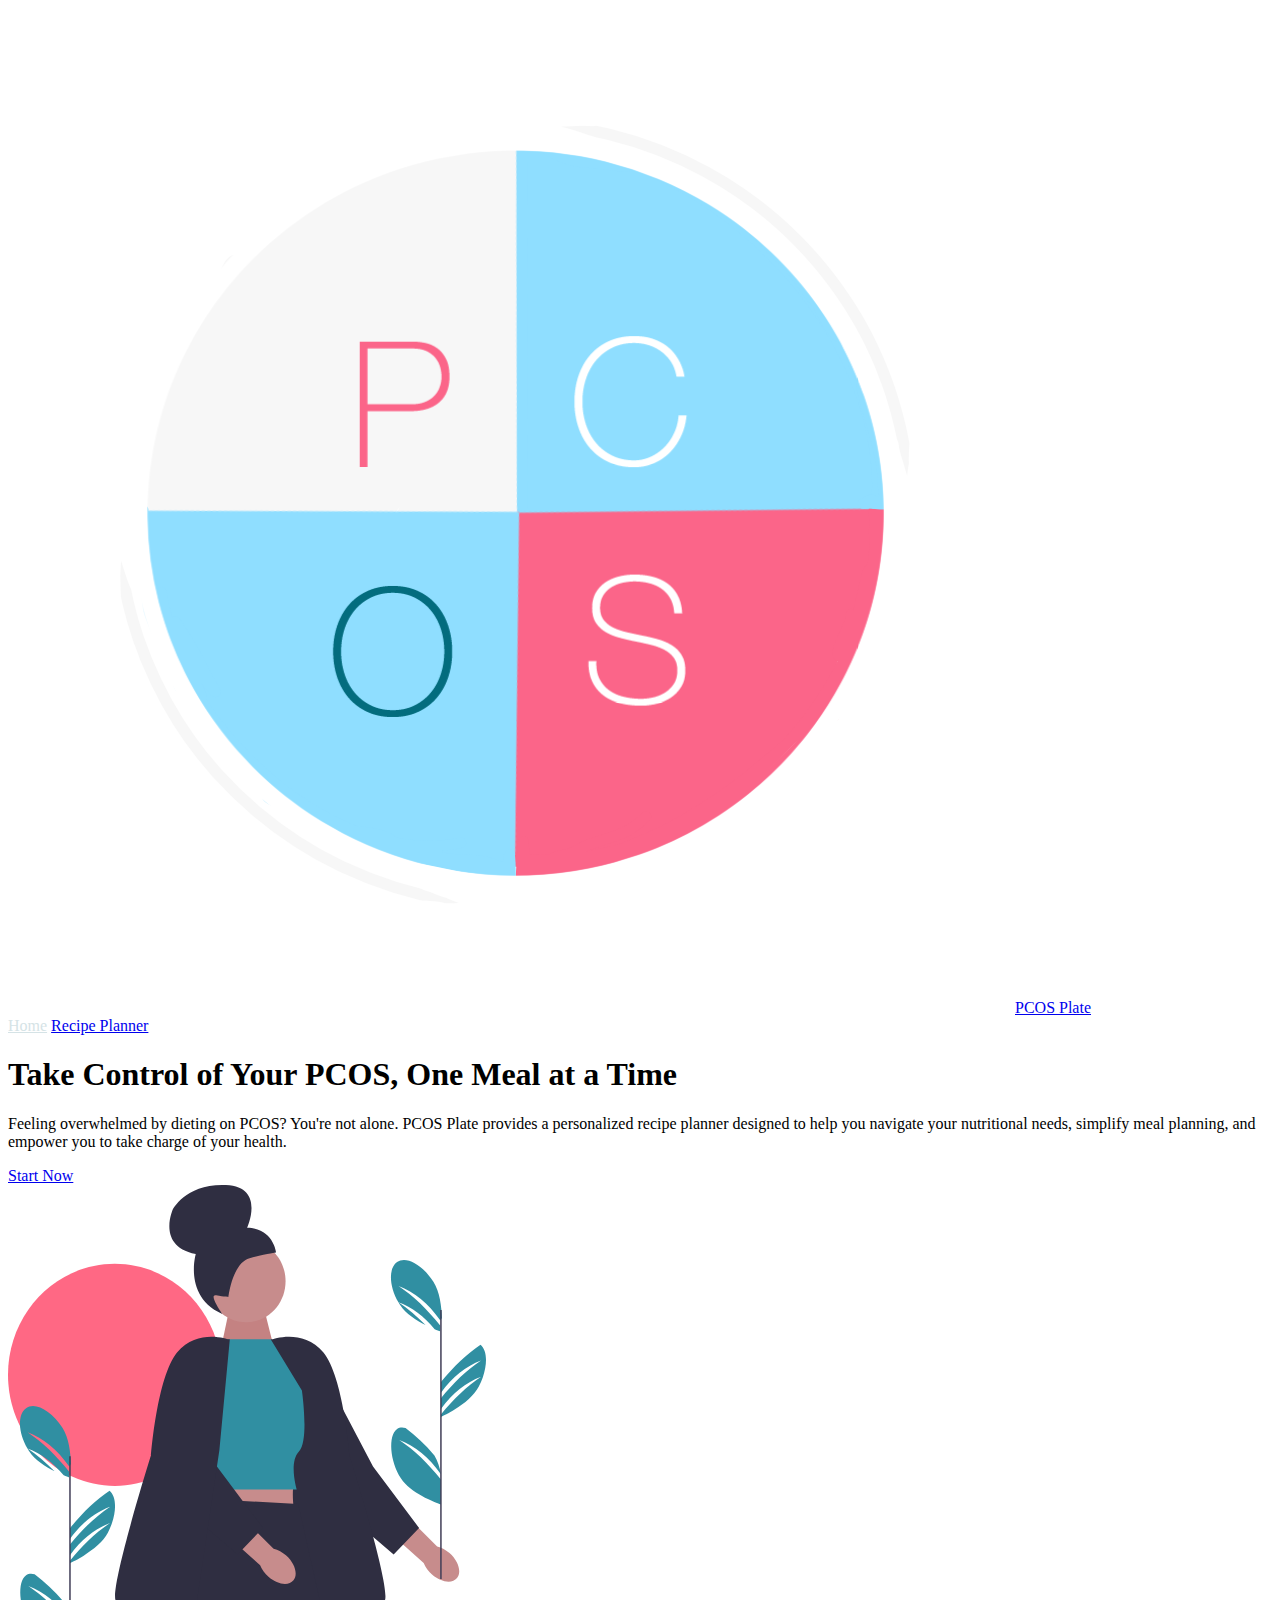
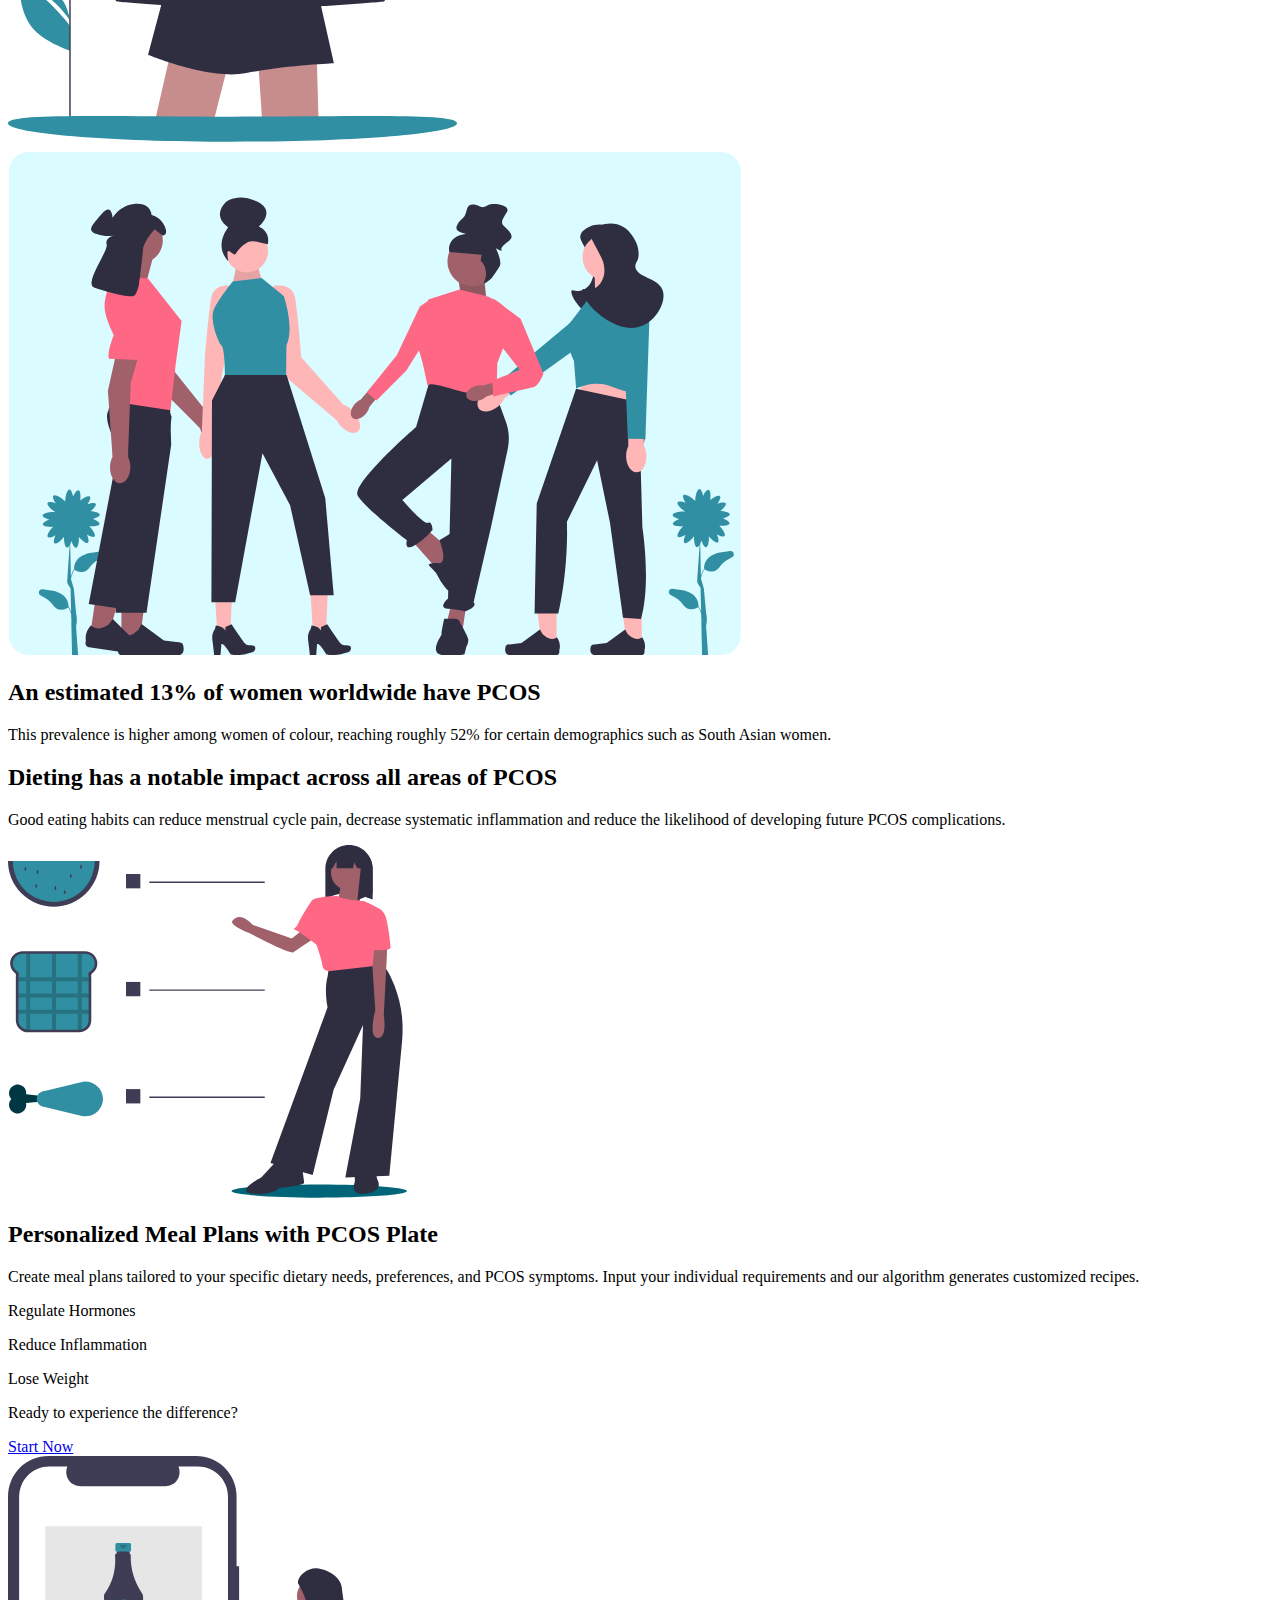
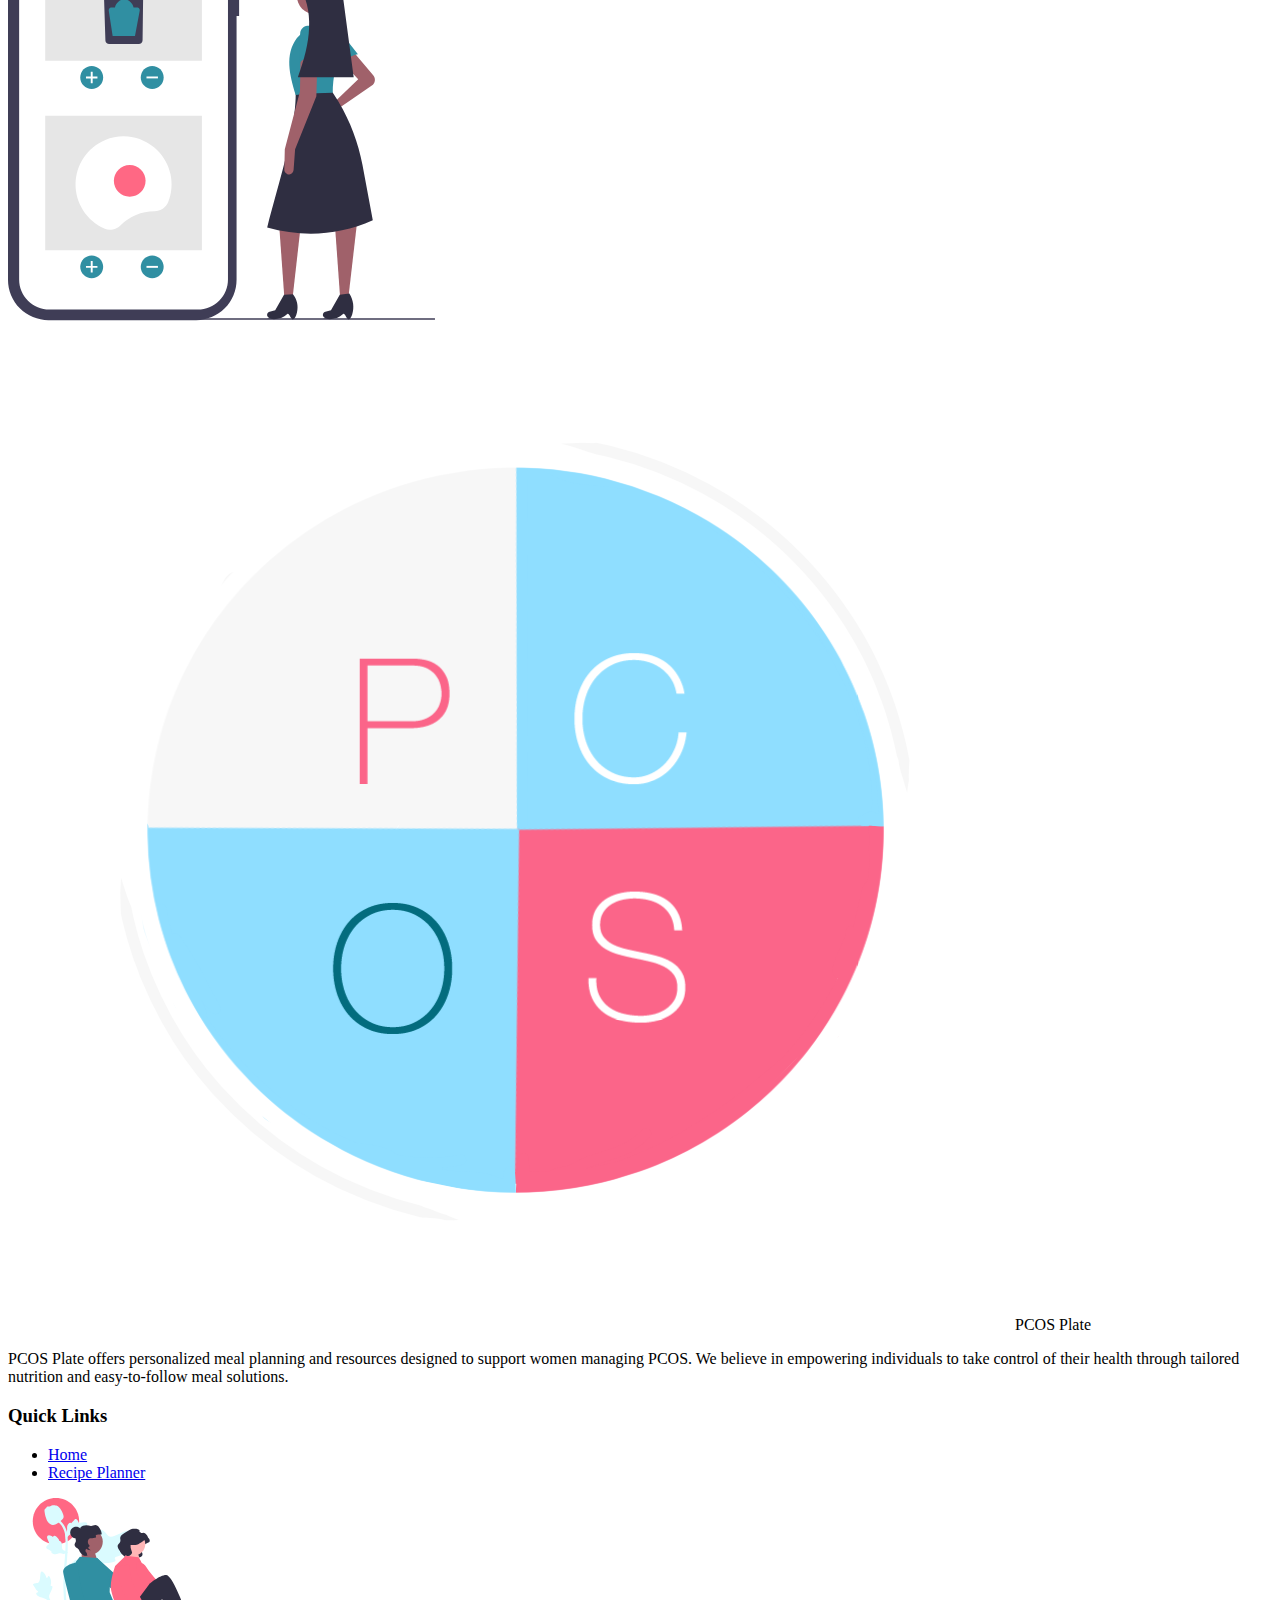
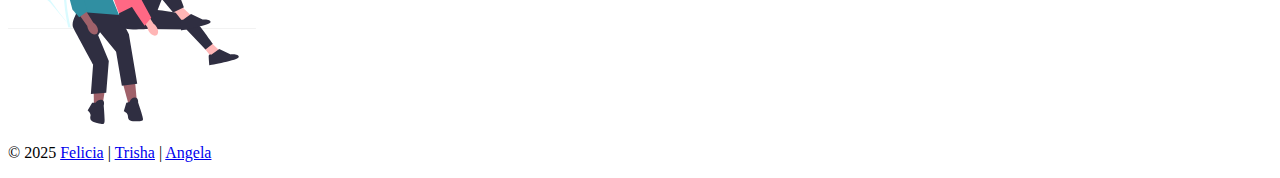
<file: index.html>
<!DOCTYPE html>
<html lang="en">
<head>
<link rel="stylesheet" href="styles.css>
    <link rel="icon" type="image/x-icon" href="images/logo.png">
    <link href="https://fonts.googleapis.com/css2?family=Montserrat:wght@500;600;700;800&display=swap" rel="stylesheet">
    <link href="https://fonts.googleapis.com/css2?family=Open+Sans:wght@300;400;600&display=swap" rel="stylesheet">
    <meta charset="UTF-8">
    <meta name="viewport" content="width=device-width, initial-scale=1.0">
    <title>PCOS Plate - Take Control of Your PCOS</title>
</head>
<body>
    <header>
        <div class="logo-container">
            <img src="images/logo.png" alt="PCOS Plate Logo">
            <a href="index.html" class="site-title">PCOS Plate</a>
        </div>
        <nav class="navigation">
            <a style="color: #d5e3e6" href="index.html">Home</a>
            <a href="PCOS_form(4).html">Recipe Planner</a>
        </nav>
    </header>

    <!-- First Section -->
    <section class="main-content">
        <div class="content-left">
            <h1 class="main-heading">Take Control of Your PCOS, One Meal at a Time</h1>
            <p class="description">
                Feeling overwhelmed by dieting on PCOS? You're not alone.
                PCOS Plate provides a personalized recipe planner designed
                to help you navigate your nutritional needs, simplify meal
                planning, and empower you to take charge of your health.
            </p>
            <a href="PCOS_form(4).html" class="cta-button">Start Now</a>
        </div>
        <div>
            <img src="images/main1.svg" alt="PCOS Plate Illustration">
        </div>
    </section>


    <section class="stats-section">
        <div class="stats-container">
            <div class="stats-image">
                <img src="images/womentgt.svg" alt="Women supporting each other illustration">
            </div>
            <div class="stats-content">
                <h2 class="stats-heading">An estimated 13% of women worldwide have PCOS</h2>
                <p class="stats-description">
                    This prevalence is higher among women of colour,
                    reaching roughly 52% for certain demographics
                    such as South Asian women.
                </p>
            </div>
        </div>
    </section>
    
    <!-- PCOS Diet Impact Section -->
    <section class="diet-impact-section">
        <div class="diet-container">
            <div class="diet-content">
                <h2 class="diet-heading">Dieting has a notable impact across all areas of PCOS</h2>
                <p class="diet-description">
                    Good eating habits can reduce menstrual cycle pain,
                    decrease systematic inflammation and reduce the
                    likelihood of developing future PCOS complications.
                </p>
            </div>
            <div class="diet-illustration">
                <img src="images/diet-illustration.svg" alt="Woman presenting healthy food options">
            </div>
        </div>
    </section>

    <section class="meal-plans-section">
        <div class="meal-plans-container">
            <div class="meal-plans-content">
                <h2 class="meal-plans-heading">Personalized Meal Plans with <span class="highlight">PCOS Plate</span></h2>
                <p class="meal-plans-description">
                    Create meal plans tailored to your specific dietary needs,
                    preferences, and PCOS symptoms. Input your individual
                    requirements and our algorithm generates customized
                    recipes.
                </p>
                
                <div class="benefits-container">
                    <div class="benefit-box">
                        <p>Regulate Hormones</p>
                    </div>
                    <div class="benefit-box">
                        <p>Reduce Inflammation</p>
                    </div>
                    <div class="benefit-box">
                        <p>Lose Weight</p>
                    </div>
                </div>
                
                <p class="ready-text">Ready to experience the difference?</p>
                
                <a href="PCOS_form(4).html" class="start-now-button">Start Now</a>
            </div>
            
            <div class="meal-plans-illustration">
                <img src="images/phonewoman.svg" alt="Woman with mobile app illustration">
            </div>
        </div>
    </section>

<!-- Footer Section -->
<footer class="footer">
    <div class="footer-container">
        <div class="footer-info">
            <div class="footer-logo">
                <img src="images/logo.png" alt="PCOS Plate Logo">
                <span class="site-title">PCOS Plate</span>
            </div>
            <p class="footer-description">
                PCOS Plate offers personalized meal planning and
                resources designed to support women managing
                PCOS. We believe in empowering individuals to take
                control of their health through tailored nutrition and
                easy-to-follow meal solutions.
            </p>
        </div>
        
        <div class="footer-links">
            <h3>Quick Links</h3>
            <ul>
                <li><a href="index.html">Home</a></li>
                <li><a href="PCOS_form(4).html">Recipe Planner</a></li>
            </ul>
        </div>
        
        <div class="footer-illustration">
            <img src="images/footer-illustration.svg" alt="Women with flowers illustration">
        </div>
    </div>
    
    <div class="footer-divider"></div>
    
    <div class="footer-copyright">
        <p>© 2025 
            <a href="https://www.linkedin.com/in/felicia-xie-844510295/" target="_blank">Felicia</a> | 
            <a href="https://www.linkedin.com/in/trishachakrabarty/" target="_blank">Trisha</a> | 
            <a href="https://www.linkedin.com/in/angela-miao-091530270/" target="_blank">Angela</a>
        </p>
        
    </div>
</footer>

  
</body>

</html>
</file>
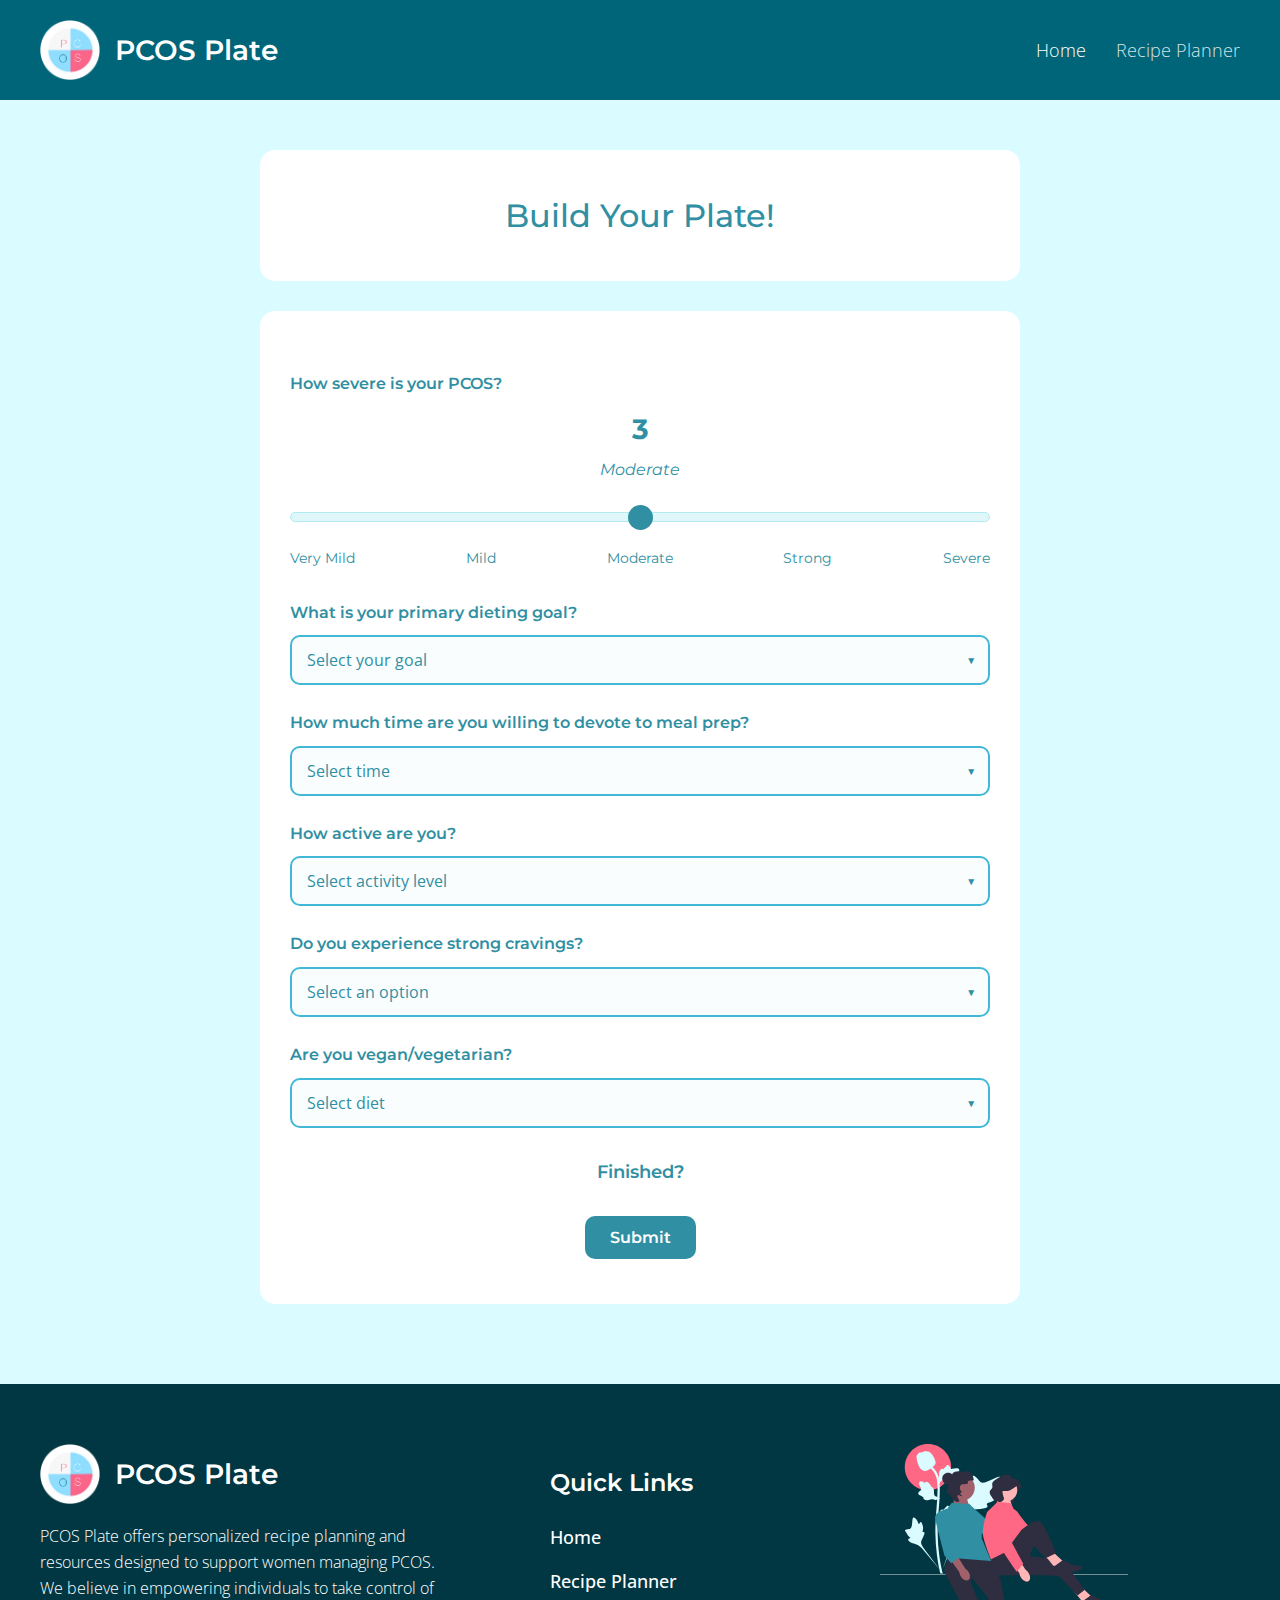
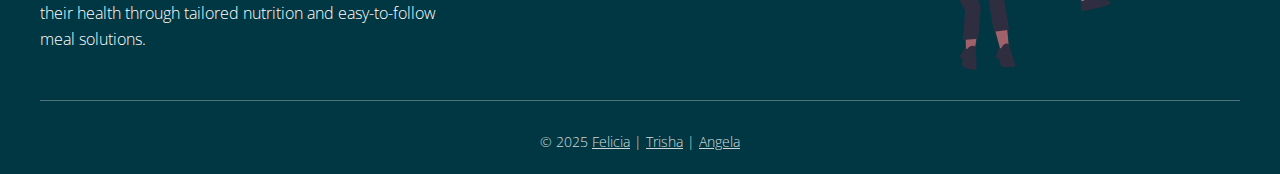
<file: PCOS_form(4).html>
<!DOCTYPE html>
<html lang="en">
<head>
    <link rel="stylesheet" href="mystyle1.css">
    <link rel="icon" type="image/x-icon" href="images/logo.png">
    <meta charset="UTF-8">
    <meta name="viewport" content="width=device-width, initial-scale=1.0">
    <title>PCOS Plate - Find Your Recipes</title>
    <link href="https://fonts.googleapis.com/css2?family=Montserrat:wght@500;600;700;800&display=swap" rel="stylesheet">
    <link href="https://fonts.googleapis.com/css2?family=Open+Sans:wght@300;400;600&display=swap" rel="stylesheet">
       
</head>

<body>
    <!-- Header -->
    <header>
        <div class="logo-container">
            <img src="images/logo.png" alt="PCOS Plate Logo">
            <a href="index.html" class="site-title">PCOS Plate</a>
        </div>
        <nav class="navigation">
            <a href="index.html">Home</a>
            <a style="color: #d5e3e6" href="PCOS_form(4).html">Recipe Planner</a>
        </nav>
    </header>

    <!-- Main Content -->
    <main>
        <div class="header-box">
            <h1>Build Your Plate!</h1>
        </div>

        <div class="form-container">
            <form id="choiceForm">
                <div class="slider-container">
                    <label for="satisfactionSlider">How severe is your PCOS?</label>
                    <div class="slider-value" id="satisfactionValue">3</div>
                    <div class="choice-description" id="satisfactionDescription">Moderate</div>

                    <input type="range" min="1" max="5" value="3" class="slider" id="satisfactionSlider" name="satisfaction">
              
                    <div class="slider-labels">
                        <span>Very Mild</span>
                        <span>Mild</span>
                        <span>Moderate</span>
                        <span>Strong</span>
                        <span>Severe</span>
                    </div>
                </div>
                
                 <!--main food (query)-->
                <div class="form-group">
                    <label for="goal">What is your primary dieting goal?</label>
                    <div class="custom-select">
                        <select id="goal" name="goal">
                            <option value="" selected disabled>Select your goal</option>
                            <option value="salmon|olive oil|avocado">Reduce inflammation</option>
                            <option value="fruits|berries|vegetables|yoghurt">Lose weight</option>
                            <option value="fish|vegetables|legumes">Manage insulin</option>
                        </select>
                    </div>
                </div>
                
                <div class="form-group">
                    <label for="prep">How much time are you willing to devote to meal prep?</label>
                    <div class="custom-select">
                        <select id="prep" name="prep">
                            <option value="" selected disabled>Select time</option>
                            <option value="1hr">1hr per meal</option>
                            <option value="2hr">1 - 2 hours</option>
                            <option value="3hr">2 - 3 hours</option>
                            <option value="4hr">3+ hours</option>
                        </select>
                    </div>
                </div>
                
                 <!--fat (limit)-->
                <div class="form-group">
                    <label for="active">How active are you?</label>
                    <div class="custom-select">
                        <select id="active" name="active">
                            <option value="" selected disabled>Select activity level</option>
                            <option value="9">Rarely active</option>
                            <option value="11">Sometimes active</option>
                            <option value="13">Moderately active</option>
                            <option value="15">Very active</option>
                        </select>
                    </div>
                </div>
                
                 <!--sugar (limit)-->
                <div class="form-group">
                    <label for="cravings">Do you experience strong cravings?</label>
                    <div class="custom-select">
                        <select id="cravings" name="cravings">
                            <option value="" selected disabled>Select an option</option>
                            <option value="5">Yes!</option>
                            <option value="10">No :)</option>
                        </select>
                    </div>
                </div>

                <!--vegan (query)-->
                <div class="form-group">
                    <label for="diet">Are you vegan/vegetarian?</label>
                    <div class="custom-select">
                        <select id="diet" name="diet">
                            <option value="" selected disabled>Select diet</option>
                            <option value="vegan">Vegan</option>
                            <option value="vegetarian">Vegetarian</option>
                            <option value="">Neither</option>
                            
                        </select>
                    </div>
                </div>

                <div class="form-final">
                    <label>Finished?</label>
                </div>
                
                <div class="form-final">
                    <button type="submit">Submit</button>
                </div>
            </form>
        </div>

        <div id="result"></div>
        
        <!-- Add results container that was missing -->
        <div id="results">
            <div id="resultsList"></div>
        </div>
    </main>

    <!-- Footer -->
    <footer class="footer">
        <div class="footer-container">
            <div class="footer-info">
                <div class="footer-logo">
                    <img src="images/logo.png" alt="PCOS Plate Logo">
                    <span class="site-title">PCOS Plate</span>
                </div>
                <p class="footer-description">
                    PCOS Plate offers personalized recipe planning and
                    resources designed to support women managing
                    PCOS. We believe in empowering individuals to take
                    control of their health through tailored nutrition and
                    easy-to-follow meal solutions.
                </p>
            </div>
            
            <div class="footer-links">
                <h3>Quick Links</h3>
                <ul>
                    <li><a href="index.html">Home</a></li>
                    <li><a href="PCOS_form(4).html">Recipe Planner</a></li>
                </ul>
            </div>
            
            <div class="footer-illustration">
                <img src="images/footer-illustration.svg" alt="Women with flowers illustration">
            </div>
        </div>
        
        <div class="footer-divider"></div>
        
        <div class="footer-copyright">
            <p>© 2025 
                <a href="https://www.linkedin.com/in/felicia-xie-844510295/" target="_blank">Felicia</a> | 
                <a href="https://www.linkedin.com/in/trishachakrabarty/" target="_blank">Trisha</a> | 
                <a href="https://www.linkedin.com/in/angela-miao-091530270/" target="_blank">Angela</a>
            </p>
        </div>
    </footer>

    <script>
        // Add at the top of your script
document.addEventListener('DOMContentLoaded', function() {
    const resultsSection = document.getElementById('results');
    if (resultsSection) {
        resultsSection.style.display = 'none';
    }
});

        // First slider - Satisfaction
        const satisfactionSlider = document.getElementById('satisfactionSlider');
        const satisfactionValue = document.getElementById('satisfactionValue');
        const satisfactionDescription = document.getElementById('satisfactionDescription');
        
        satisfactionSlider.oninput = function() {
            satisfactionValue.textContent = this.value;
            
            // Update description based on value
            if (this.value <= 1) {
                satisfactionDescription.textContent = "Very Mild";
            } else if (this.value <= 2) {
                satisfactionDescription.textContent = "Mild";
            } else if (this.value <= 3) {
                satisfactionDescription.textContent = "Moderate";
            } else if (this.value <= 4) {
                satisfactionDescription.textContent = "Strong";
            } else {
                satisfactionDescription.textContent = "Severe";
            }
        };

        // Form submission
        const form = document.getElementById('choiceForm');
        const resultDiv = document.getElementById('result');
        
        form.addEventListener('submit', function(event) {
            // Prevent the default form submission
            event.preventDefault();
            // Add this line right after event.preventDefault() in your form submission function
document.getElementById('results').style.display = 'block';
            
            const satisfactionVal = satisfactionSlider.value;
            const satisfactionDesc = satisfactionDescription.textContent;
            
            const mainFood = document.getElementById('goal').value;
            const prepTime = document.getElementById('prep').value;
            const fatLimit = document.getElementById('active').value;
            const sugarLimit = document.getElementById('cravings').value;
            const diet = document.getElementById('diet').value;
            const limit = 6;
            
            // Get form values
            const apiKey = "be13df896ada4eb6b444049b8e7746fb";

            // Build the API URL with query parameters
            let apiUrl = 'https://api.spoonacular.com/recipes/complexSearch?apiKey=' + apiKey;
            apiUrl += '&sort=random'
            apiUrl += '&includeIngredients=' + encodeURIComponent(mainFood);
            
            // Only add diet parameter if it's not empty
            if (diet) {
                apiUrl += '&diet=' + encodeURIComponent(diet);
            }
            
            apiUrl += '&maxFat=' + encodeURIComponent(fatLimit);
            apiUrl += '&maxSugar=' + encodeURIComponent(sugarLimit);
            apiUrl += '&addRecipeInformation=true'
            apiUrl += '&number=' + encodeURIComponent(limit); // Spoonacular uses "number" not "limit"
            
            // Show loading state
            document.getElementById('resultsList').innerHTML = 'Loading...';
            document.getElementById('results').style.display = 'block';
            
            console.log("Requesting URL:", apiUrl); // Debug info
            
            // Fetch data from API
            fetch(apiUrl)
                .then(response => {
                    if (!response.ok) {
                        console.log('Status:', response.status, response.statusText);
                        return response.text().then(text => {
                            console.log('Response body:', text);
                            throw new Error(`HTTP error ${response.status}: ${response.statusText}`);
                        });
                    }
                    return response.json();
                })
                .then(data => {
                    console.log("API response:", data); // Debug info
                    displayResults(data);
                    
                    
                    // Show result div
                    resultDiv.classList.add('show'); 
                })
                .catch(error => {
                    document.getElementById('resultsList').innerHTML = 
                        'Error fetching results: ' + error.message;
                    console.error('Fetch error:', error);
                });
        });
        
      // Modified displayResults function only
function displayResults(data) {
    const resultsDiv = document.getElementById('resultsList');
    
    // Clear previous results
    resultsDiv.innerHTML = '';
    
    // Add header to the results section
    const headerContainer = document.createElement('div');
    headerContainer.className = 'results-header';
    const header = document.createElement('h2');
    header.textContent = 'Recommended Recipes';
    headerContainer.appendChild(header);
    resultsDiv.appendChild(headerContainer);
    
    // Check if we have results
    if (data.results && data.results.length > 0) {
        // Create a grid container for results
        const grid = document.createElement('div');
        grid.className = 'recipe-grid';
        
        data.results.forEach(recipe => {
            // Create recipe card
            const card = document.createElement('div');
            card.className = 'recipe-card';
            
            // Create image container
            const imageContainer = document.createElement('div');
            imageContainer.className = 'recipe-image-container';
            
            // Create and add image
            const img = document.createElement('img');
            img.src = recipe.image;
            img.alt = recipe.title;
            img.className = 'recipe-image';
            imageContainer.appendChild(img);
            
            // Create content container
            const contentContainer = document.createElement('div');
            contentContainer.className = 'recipe-content';
            
            // Add title
            const title = document.createElement('h3');
            title.textContent = recipe.title;
            title.className = 'recipe-title';
            
            // Create info container for recipe details
            const infoContainer = document.createElement('div');
            infoContainer.className = 'recipe-info';
            
            // Add ready in minutes with icon
            const timeInfo = document.createElement('div');
            timeInfo.className = 'info-item';
            timeInfo.innerHTML = `<span class="info-icon">⏱️</span> ${recipe.readyInMinutes} min`;
            
            // Add servings with icon
            const servingsInfo = document.createElement('div');
            servingsInfo.className = 'info-item';
            servingsInfo.innerHTML = `<span class="info-icon">👥</span> ${recipe.servings} servings`;
            
            // Add ID in a subtle way
            const idInfo = document.createElement('div');
            idInfo.className = 'recipe-id';
            idInfo.textContent = `#${recipe.id}`;
            
            // Add ingredients preview
            let ingredientsText = '';
            if (recipe.extendedIngredients && recipe.extendedIngredients.length > 0) {
                const ingredientCount = recipe.extendedIngredients.length;
                const ingredientsList = recipe.extendedIngredients
                    .slice(0, 3)
                    .map(ing => ing.name)
                    .join(', ');
                
                ingredientsText = `${ingredientsList}${ingredientCount > 3 ? ` + ${ingredientCount - 3} more` : ''}`;
            }
            
            const ingredients = document.createElement('div');
            ingredients.className = 'recipe-ingredients';
            
            // Add summary if available (truncated)
            if (recipe.summary) {
                const summary = document.createElement('div');
                summary.className = 'recipe-summary';
                // Remove HTML tags and truncate
                const plainSummary = recipe.summary.replace(/<[^>]*>/g, '');
                summary.textContent = plainSummary.length > 120 ? 
                    plainSummary.substring(0, 120) + '...' : plainSummary;
                contentContainer.appendChild(summary);
            }
            
            // Create "View Recipe" button
            const viewRecipeBtn = document.createElement('a');
            viewRecipeBtn.href = recipe.sourceUrl;
            viewRecipeBtn.target = '_blank';
            viewRecipeBtn.textContent = 'View Full Recipe';
            viewRecipeBtn.className = 'view-recipe-btn';
            
            // Assemble the info container
            infoContainer.appendChild(timeInfo);
            infoContainer.appendChild(servingsInfo);
            
            // Assemble the content container
            contentContainer.appendChild(title);
            contentContainer.appendChild(infoContainer);
            contentContainer.appendChild(idInfo);
            contentContainer.appendChild(ingredients);
            contentContainer.appendChild(viewRecipeBtn);
            
            // Assemble the card
            card.appendChild(imageContainer);
            card.appendChild(contentContainer);
            
            // Add the card to the grid
            grid.appendChild(card);
        });
        
        resultsDiv.appendChild(grid);
    } else {
        const noResults = document.createElement('div');
        noResults.className = 'no-results';
        noResults.textContent = 'No recipes found. Try different ingredients or criteria.';
        resultsDiv.appendChild(noResults);
    }
}

    </script>
</body>
</html>
</file>
<file: mystyle1.css>
* {
    margin: 0;
    padding: 0;
    box-sizing: border-box;
}

body {
    font-family: 'Montserrat', sans-serif;
    color: #308FA2;
    line-height: 1.6;
    background-color: #DAFBFF;
    min-height: 100vh;
    display: flex;
    flex-direction: column;
}

main {
    flex: 1;
    padding: 50px 20px;
    max-width: 800px;
    margin: 0 auto;
    width: 100%;
}

/* Header Styles */
header {
    background-color: #006579;
    padding: 20px 40px;
    display: flex;
    justify-content: space-between;
    align-items: center;
    top: 0;
    z-index: 1000;
    width: 100%;
}

.logo-container {
    display: flex;
    align-items: center;
}

.logo-container img {
    height: 60px;
    margin-right: 15px;
}

.site-title {
    color: white;
    font-family: "Montserrat";
    font-weight: 600;
    font-size: 28px;
    text-decoration: none;
}

.navigation {
    display: flex;
    gap: 30px;
}

.navigation a {
    color: white;
    text-decoration: none;
    font-size: 18px;
    font-family: "Open Sans", sans-serif;
    font-optical-sizing: auto;
    font-weight: 300;
}

.navigation a:hover {
    color: #d5e3e6;
}

/* Form Styles */
.header-box {
    background-color: white;
    border-radius: 15px;
    padding: 30px;
    margin-bottom: 30px;
}

h1 {
    font-family: 'Montserrat', sans-serif;
    font-weight: 500;
    text-align: center;
    margin: 10px 0;
    color: #308FA2;
}

.form-container {
    background-color: white;
    border-radius: 15px;
    padding: 30px;
    margin-bottom: 30px;
}

.form-group {
    margin-bottom: 25px;
}

.form-group label, .slider-container label {
    display: block;
    margin-bottom: 10px;
    font-weight: 600;
    color: #308FA2;
}

.custom-select {
    position: relative;
    width: 100%;
}

.custom-select select {
    width: 100%;
    padding: 12px 15px;
    border: 2px solid #41b8d6;
    border-radius: 10px;
    background-color: #f9fdfe;
    font-family: 'Open Sans', sans-serif;
    font-size: 16px;
    color: #308FA2;
    appearance: none;
    cursor: pointer;
    transition: all 0.3s ease;
}

.custom-select:after {
    content: '▼';
    position: absolute;
    right: 15px;
    top: 14px;
    color: #308FA2;
    pointer-events: none;
    font-size: 14px;
}

.custom-select select:focus {
    outline: none;
    border-color: #FF6884;
}

.slider-container {
    margin: 30px 0;
}

.slider {
    -webkit-appearance: none;
    width: 100%;
    height: 10px;
    border-radius: 10px;
    background: #e0f7fa;
    outline: none;
    margin: 15px 0 25px 0;
    border: 1px solid #b2ebf2;
}

.slider::-webkit-slider-thumb {
    -webkit-appearance: none;
    appearance: none;
    width: 25px;
    height: 25px;
    border-radius: 50%;
    background: #308FA2;
    cursor: pointer;
    transition: background 0.15s ease-in-out;
}

.slider::-moz-range-thumb {
    width: 25px;
    height: 25px;
    border-radius: 50%;
    background: #308FA2;
    cursor: pointer;
    transition: background 0.15s ease-in-out;
}

.slider::-webkit-slider-thumb:hover {
    background: #FF6884;
}

.slider::-moz-range-thumb:hover {
    background: #FF6884;
}

.slider-labels {
    display: flex;
    justify-content: space-between;
    margin-bottom: 20px;
    font-size: 14px;
    color: #308FA2;
}

.slider-value {
    text-align: center;
    font-size: 28px;
    font-weight: bold;
    color: #308FA2;
    margin: 5px 0;
}

.choice-description {
    text-align: center;
    font-style: italic;
    font-size: 16px;
    color: #308FA2;
    margin-bottom: 15px;
}

.form-final {
    text-align: center;
    margin: 30px 0 15px 0;
}

.form-final label {
    font-weight: 600;
    font-size: 18px;
    color: #308FA2;
}

button {
    background-color: #308FA2;
    color: white;
    padding: 12px 25px;
    border: none;
    border-radius: 10px;
    cursor: pointer;
    font-family: 'Montserrat', sans-serif;
    font-weight: 600;
    font-size: 16px;
    transition: all 0.3s ease;
}

button:hover {
    background-color: #FF6884;
    transform: translateY(-2px);
}

#result {
    padding: 25px;
    border-radius: 15px;
    display: none;
    transition: all 0.3s ease;
}

#result.show {
    display: block;
    animation: fadeIn 0.5s;
}

@keyframes fadeIn {
    from { opacity: 0; transform: translateY(20px); }
    to { opacity: 1; transform: translateY(0); }
}

#result h1 {
    font-size: 24px;
    margin-bottom: 15px;
}

#result p {
    margin: 10px 0;
    font-family: 'Open Sans', sans-serif;
}

/* Footer Styles */
.footer {
    background-color: #003742;
    color: white;
    padding: 60px 40px 20px;
    margin-top: auto;
}

.footer-container {
    max-width: 1200px;
    margin: 0 auto;
    display: flex;
    justify-content: space-between;
    flex-wrap: wrap;
    gap: 40px;
}

.footer-info {
    flex: 0 0 35%;
}

.footer-logo {
    display: flex;
    align-items: center;
    margin-bottom: 20px;
}

.footer-logo img {
    height: 60px;
    margin-right: 15px;
}

.footer-description {
    font-family: 'Open Sans', sans-serif;
    font-weight: 100;
    font-size: 16px;
    line-height: 1.6;
}

.footer-links {
    flex: 0 0 25%;
}

.footer-links h3 {
    font-family: 'Montserrat', sans-serif;
    font-size: 24px;
    margin-bottom: 20px;
    margin-left: 30px;
    margin-top: 20px;
    font-weight: 600;
}

.footer-links ul {
    list-style: none;
    font-family: 'Open Sans', sans-serif;
    font-weight: 500;
    padding: 0;
    margin-left: 30px;
}

.footer-links li {
    margin-bottom: 15px;
}

.footer-links a {
    color: white;
    text-decoration: none;
    font-family: 'Open Sans', sans-serif;
    font-size: 18px;
    transition: opacity 0.3s;
}

.footer-links a:hover {
    opacity: 0.8;
}

.footer-illustration {
    flex: 0 0 30%;
    display: flex;
    align-items: flex-end;
}

.footer-illustration img {
    max-width: 100%;
    height: auto;
}

.footer-divider {
    max-width: 1200px;
    margin: 30px auto;
    height: 1px;
    background-color: rgba(255, 255, 255, 0.3);
}

.footer-copyright {
    max-width: 1200px;
    margin: 0 auto;
    text-align: center;
    font-weight: 100;
    font-family: 'Open Sans', sans-serif;
    font-size: 14px;
    opacity: 0.8;
}

footer p a {
    color: #ffffff;
    text-decoration: underline;
    font-weight: 100;
}

footer p a:hover {
    color: #e3e3e3;
}

/* Responsive adjustments */
@media (max-width: 768px) {
    .footer-container {
        flex-direction: column;
        gap: 30px;
    }
    
    .footer-info, .footer-links, .footer-illustration {
        flex: 0 0 100%;
    }
    
    header {
        flex-direction: column;
        gap: 15px;
        padding: 20px;
    }
    
    .navigation {
        width: 100%;
        justify-content: center;
    }
}



/* Results styling */
#results {
    display: none; /* Hide initially */
}

/* Results header */
.results-header {
    background-color: white;
    border-radius: 15px;
    padding: 30px;
    margin-bottom: 30px;
}

.results-header h2 {
    color: #308FA2;
    font-size: 32px;

    font-family: 'Montserrat', sans-serif;
    font-weight: 500;
    text-align: center;
    margin: 10px 0;
    color: #308FA2;
}

/* Recipe grid layout */
.recipe-grid {
    display: grid;
    grid-template-columns: repeat(auto-fill, minmax(300px, 1fr));
    gap: 24px;
    margin-top: 20px;
}

/* Recipe card styling */
.recipe-card {
    display: flex;
    flex-direction: column;
    border-radius: 8px;
    overflow: hidden;
    transition: transform 0.3s ease, box-shadow 0.3s ease;
    background-color: white;
    height: 100%;
}

.recipe-card:hover {
    transform: translateY(-5px);
}

/* Image container */
.recipe-image-container {
    position: relative;
    height: 200px;
    overflow: hidden;
}

/* Recipe image */
.recipe-image {
    width: 100%;
    height: 100%;
    object-fit: cover;
    transition: transform 0.5s ease;
}

.recipe-card:hover .recipe-image {
    transform: scale(1.05);
}

/* Content container */
.recipe-content {
    padding: 16px;
    display: flex;
    flex-direction: column;
    flex-grow: 1;
    position: relative;
}

/* Recipe title */
.recipe-title {
    font-family: 'Montserrat', sans-serif;
    color: #308FA2;
    font-weight: 600;
    line-height: 1.6;
}

/* Recipe info row */
.recipe-info {
    font-family: 'Open Sans';
    display: flex;
    gap: 16px;
    margin-bottom: 5px;
    font-size: 14px;
    color: #666;
}

.info-item {
    display: flex;
    align-items: center;
    gap: 4px;
}

.info-icon {
    font-size: 16px;
}

/* Recipe ID */
.recipe-id {
    position: absolute;
    top: 5px;
    right: 16px;
    font-size: 12px;
    color: #aaa;
}

/* Recipe ingredients */
.recipe-ingredients {
    margin: 12px 0;
    font-size: 14px;
    color: #555;
}

/* Recipe summary */
.recipe-summary {
    margin: 12px 0;
    font-size: 14px;
    font-family: 'Open Sans';
    font-style: italic;
    color: #003742;
    opacity: 0.8;
    line-height: 1.4;
    flex-grow: 1;
}

/* View recipe button */
.view-recipe-btn {
    display: inline-block;
    background-color: #308FA2;
    color: white;
    text-align: center;
    padding: 10px 20px;
    text-decoration: none;
    border-radius: 4px;
    font-weight: 600;
    transition: background-color 0.3s ease, transform 0.2s ease;
}

.view-recipe-btn:hover {
    background-color: #FF6884;
    transform: translateY(-2px);
}

/* No results message */
.no-results {
    text-align: center;
    padding: 40px;
    color: #003742;
    font-style: italic;
    border-radius: 8px;
    font-size: 16px;
}
</file>
